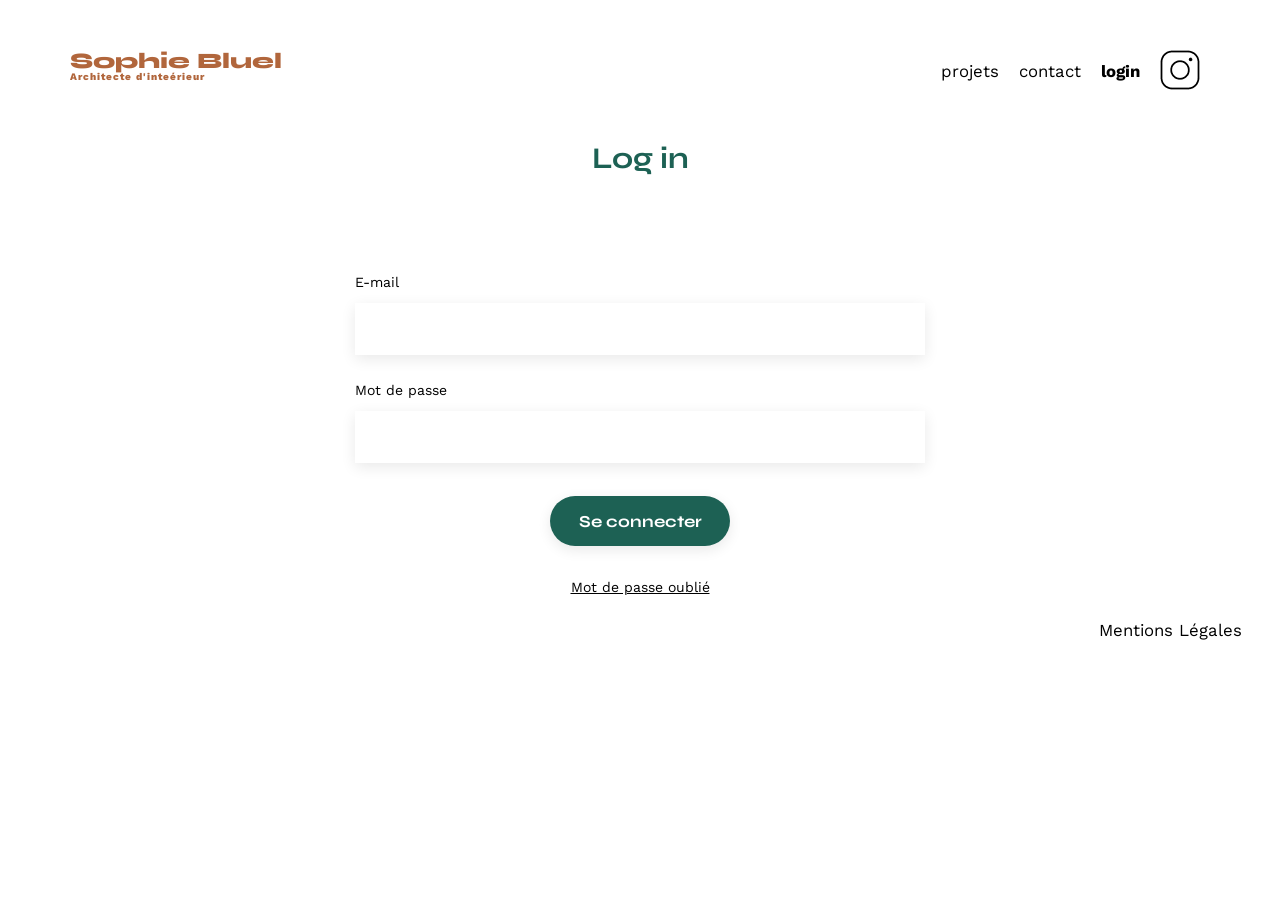
<file: FrontEnd/login.html>
<!DOCTYPE html>
<html lang="fr">
<head>
	<meta charset="UTF-8">
	<title>Sophie Bluel - Architecte d'intérieur</title>
	<meta name="viewport" content="width=device-width, initial-scale=1.0">
	<link rel="preconnect" href="https://fonts.googleapis.com">
	<link rel="preconnect" href="https://fonts.gstatic.com" crossorigin>
	<link href="https://fonts.googleapis.com/css2?family=Syne:wght@700;800&family=Work+Sans&display=swap" rel="stylesheet">
	<meta name="description" content="">
	<link rel="stylesheet" href="./assets/style.css">
</head>
<body>
    <header class="div_head">
        <h1>Sophie Bluel <span>Architecte d'inteérieur</span></h1>
        <nav>
            <ul>
                <li>projets</li>
                <li>contact</li>
                <li class="log">login</li>
                <li><img src="./assets/icons/instagram.png" alt="Instagram"></li>
            </ul>
        </nav>
    </header>
    <main>
        <section id="login">
		    <h2>Log in</h2>
            <p class="login-error-msg">Invalid username <span id="error-msg-second-line">and/or password</span></p>
            <form class="input">
                <label for="email">E-mail</label>
                <input class="log-mail" type="email" name="username" required>
                <label for="password">Mot de passe</label>
                <input class="log-pass" type="password" name="password" required>
                <input class="submit" type="submit" value="Se connecter">
                <a class="forgot-pass">Mot de passe oublié</a>
            </form>
        </section>
    </main>
    <footer>
        <nav>
            <ul>
                <li>Mentions Légales</li>
            </ul>
        </nav>
    </footer>
    <script type="text/javascript" src="login.js"></script>
</body>
</file>
<file: FrontEnd/assets/style.css>
/* http://meyerweb.com/eric/tools/css/reset/
   v2.0 | 20110126
   License: none (public domain)
*/

html,
body,
div,
span,
applet,
object,
iframe,
h1,
h2,
h3,
h4,
h5,
h6,
p,
blockquote,
pre,
a,
abbr,
acronym,
address,
big,
cite,
code,
del,
dfn,
em,
img,
ins,
kbd,
q,
s,
samp,
small,
strike,
strong,
sub,
sup,
tt,
var,
b,
u,
i,
center,
dl,
dt,
dd,
ol,
ul,
li,
fieldset,
form,
label,
legend,
table,
caption,
tbody,
tfoot,
thead,
tr,
th,
td,
article,
aside,
canvas,
details,
embed,
figure,
figcaption,
footer,
header,
hgroup,
menu,
nav,
output,
ruby,
section,
summary,
time,
mark,
audio,
video {
	margin: 0;
	padding: 0;
	border: 0;
	font-size: 100%;
	font: inherit;
	vertical-align: baseline;
}

/* HTML5 display-role reset for older browsers */
article,
aside,
details,
figcaption,
figure,
footer,
header,
hgroup,
menu,
nav,
section {
	display: block;
}

body {
	line-height: 1;
}

ol,
ul {
	list-style: none;
}

blockquote,
q {
	quotes: none;
}

blockquote:before,
blockquote:after,
q:before,
q:after {
	content: '';
	content: none;
}

table {
	border-collapse: collapse;
	border-spacing: 0;
}

/** end reset css**/
body {
	margin: auto;
	font-family: 'Work Sans';
	font-size: 14px;
}

.div_head {
	max-width: 1140px;
	margin: auto;
	display: flex;
	justify-content: space-between;
	margin-top: 50px;
	margin-bottom: 50px;
}

main {
	max-width: 1140px;
	margin: auto;
}

section {
	margin: 50px 0
}

h1 {
	display: flex;
	flex-direction: column;
	font-family: 'Syne';
	font-size: 22px;
	font-weight: 800;
	color: #B1663C
}

h1>span {
	font-family: 'Work Sans';
	font-size: 10px;
	letter-spacing: 0.1em;
	;
}

.filtres {
	display: flex;
	align-items: flex-start;
	font-weight: bold;
	margin-bottom: 20px;
	list-style: none;
	margin-left: auto;
	margin-right: auto;
	width: 60%;
}

button {
	font-family: 'Syne';
	font-size: 20px;
	color: #1D6154;
	background-color: white;
}

.active {
	background-color: #1D6154;
	color: white;
}

.li_fil {
	display: inline;
	border: 1px solid grey;
	border-radius: 20px;
	margin-right: 1%;
	margin-bottom: 1%;
	padding: 1%;
	padding-left: 2%;
	padding-right: 2%;
	margin-left: auto;
	margin-right: auto;
}

.work {
	display: none;
}

h2 {
	font-family: 'Syne';
	font-weight: 700;
	font-size: 30px;
	color: #1D6154
}

nav ul {
	display: flex;
	align-items: center;
	list-style-type: none;

}

nav li {
	padding: 0 10px;
	font-size: 1.2em;
}

li:hover,
a:hover {
	color: #B1663C;
}

#introduction {
	display: block;
	align-items: center;
}

#introduction figure {
	flex: 1
}

#introduction img {
	display: block;
	margin: auto;
	width: 80%;
}

#introduction article {
	flex: 1
}

#introduction h2 {
	margin-bottom: 1em;
}

#introduction p {
	margin-bottom: 0.5em;
}

#portfolio h2,
#login h2 {
	text-align: center;
	margin-bottom: 1em;
}

.gallery {
	width: 100%;
	display: grid;
	grid-template-columns: 1fr 1fr 1fr;
	grid-column-gap: 20px;
	grid-row-gap: 20px;
}

.gallery_popup {
	width: 75%;
	margin: auto;
	display: grid;
	grid-template-columns: 1fr 1fr 1fr 1fr 1fr;
	grid-row-gap: 10px;
	grid-column-gap: 10px;
	padding-bottom: 40px;
	border-bottom: solid 1px #B3B3B3;
}

.gallery img,
.gallery_popup img {
	width: 100%;
}

.gallery_popup figure {
	text-align: start;
}

.gallery_popup figcaption {
	width: fit-content;
	font-size: 0.8em;
}

#contact,
#login {
	width: 50%;
	margin: auto;
}

#add {
	width: 75%;
	margin: auto;
}

#contact>*,
#add>*,
#login>* {
	text-align: center;

}

#contact h2,
#add>*,
#login>* {
	margin-bottom: 20px;
}

#contact form,
#add form,
#login form {
	text-align: left;
	margin-top: 30px;
	display: flex;
	flex-direction: column;
}

#contact input,
#add input,
#add select,
#login input {
	height: 50px;
	font-size: 1.2em;
	border: none;
	box-shadow: 0px 4px 14px rgba(0, 0, 0, 0.09);
}

#add input,
#add select {
	height: 40px;
	background-color: white;
}

#add label,
#add select {
	font-family: 'Work Sans';
}

#contact label,
#add label,
#login label {
	margin: 2em 0 1em 0;
}

#contact textarea {
	border: none;
	box-shadow: 0px 4px 14px rgba(0, 0, 0, 0.09);
}

input[type="submit"] {
	font-family: 'Syne';
	font-weight: 700;
	color: white;
	background-color: #1D6154;
	margin: 2em auto;
	width: 180px;
	text-align: center;
	border-radius: 60px;
}

.add {
	height: 30px;
	width: 35%;
	font-size: 0.8em;
	border: none;
	box-shadow: 0px 4px 14px rgba(0, 0, 0, 0.09);
}

#add input[type="file"] {
	opacity: 0;
	height: 10px;
}

#add label[for="image_uploads"] {
	margin: auto;
	display: block;
	font-family: 'Work Sans';
	color: #306685;
	background-color: #CBD6DC;
	margin: 2em 0 0 0 0;
	width: 180px;
	text-align: center;
	border-radius: 60px;
	padding-top: 10px;
	padding-bottom: 10px;
}

a {
	text-decoration: none;
	color: black;
}

footer nav ul {
	display: flex;
	justify-content: flex-end;
	margin: 2em
}

.dad_popup {
	position: fixed;
	display: none;
	width: 100%;
	height: 100%;
	background-color: rgba(0, 0, 0, 0.5);
	align-items: center;
	justify-content: center;
	text-align: center;
}

.add_image {
	font-family: 'Work Sans';
	background-color: #E8F1F7;
	border-radius: 3px;
	text-align: center;
}

.add_image p {
	color: #444444;
	font-size: 10px;
	margin-top: 10px;
}

.popup {
	position: fixed;
	background-color: white;
	border-radius: 10px;
	left: 30%;
	width: 40%;
}

h3 {
	margin-top: 40px;
	margin-bottom: 40px;
	font-size: 1.3em;
}

.fa-xmark {
	float: right;
	margin-right: 30px;
	margin-top: 20px;
}

.fa-arrow-left {
	float: left;
	margin-left: 30px;
	margin-top: 20px;
	display: none;
}

.log {
	font-weight: bold;
}

.edit-head {
	margin: auto;
	padding: 10px;
	background: black;
	color: white;
}

.edit {
	display: none;
}

.login-error-msg {
	color: #D65353;
	opacity: 0;
}

.token-error-msg, .content-error-msg {
	color: #D65353;
	display: none;
}

.supp {
	color: #D65353;
	font-size: 0.8em;
	margin-bottom: 30px;
}

.fa-trash-can {
	background-color: black;
	color: white;
	font-size: 0.6em;
	padding: 5px;
	border-radius: 2px;
	position: absolute;
	z-index: 8;
	margin-top: 5px;
	margin-left: 45px;
}

.forgot-pass {
	text-decoration: underline;
	margin: auto;
}

.mode_edition {
	display: flex;
	margin: auto;
}

.editing {
	display: flex;
	margin: auto;
	width: 30%;
}

i {
	margin-right: 5px;
}

.add_image img {
	margin: 0;
	padding: 0;
	max-height: 150px;
}

.publish {
	margin: auto;
	background: white;
	border-radius: 30px;
	padding: 10px;
	color: black;
}

.modify {
	width: 90%;
	margin: auto;
	margin-top: 10px;
}

.ajout {
	display: none;
}

.modify_bis {
	margin: auto;
	margin-bottom: 35px;
}

.modify_tres {
	margin-bottom: 20px;
}

.show {
	display: block;
}

.show_flex {
	display: flex;
}

.my_project {
	margin: auto;
}

.div_proj {
	margin: auto;
	display: flex;
	width: 30%;
}

.not_show {
	display: none;
	margin-bottom: 40px;
}

#add input[class="valid grey"], input[class="add"] {
	height: 30px;
	width: 45%;
	font-size: 0.8em;
}

.fa-image {
	color: #B9C5CC;
	font-size: 4em;
	margin-top: 15px;
	margin-bottom: 20px;
}

#add .div_input {
	display: grid;
	padding-bottom: 30px;
	border-bottom: solid 1px #B3B3B3;
}

#add input[class="valid grey"] {
	background-color: #A7A7A7;
}

#add input[class="valid green"] {
	background-color: #1D6154;
	height: 30px;
	width: 45%;
	font-size: 0.8em;
}
</file>
